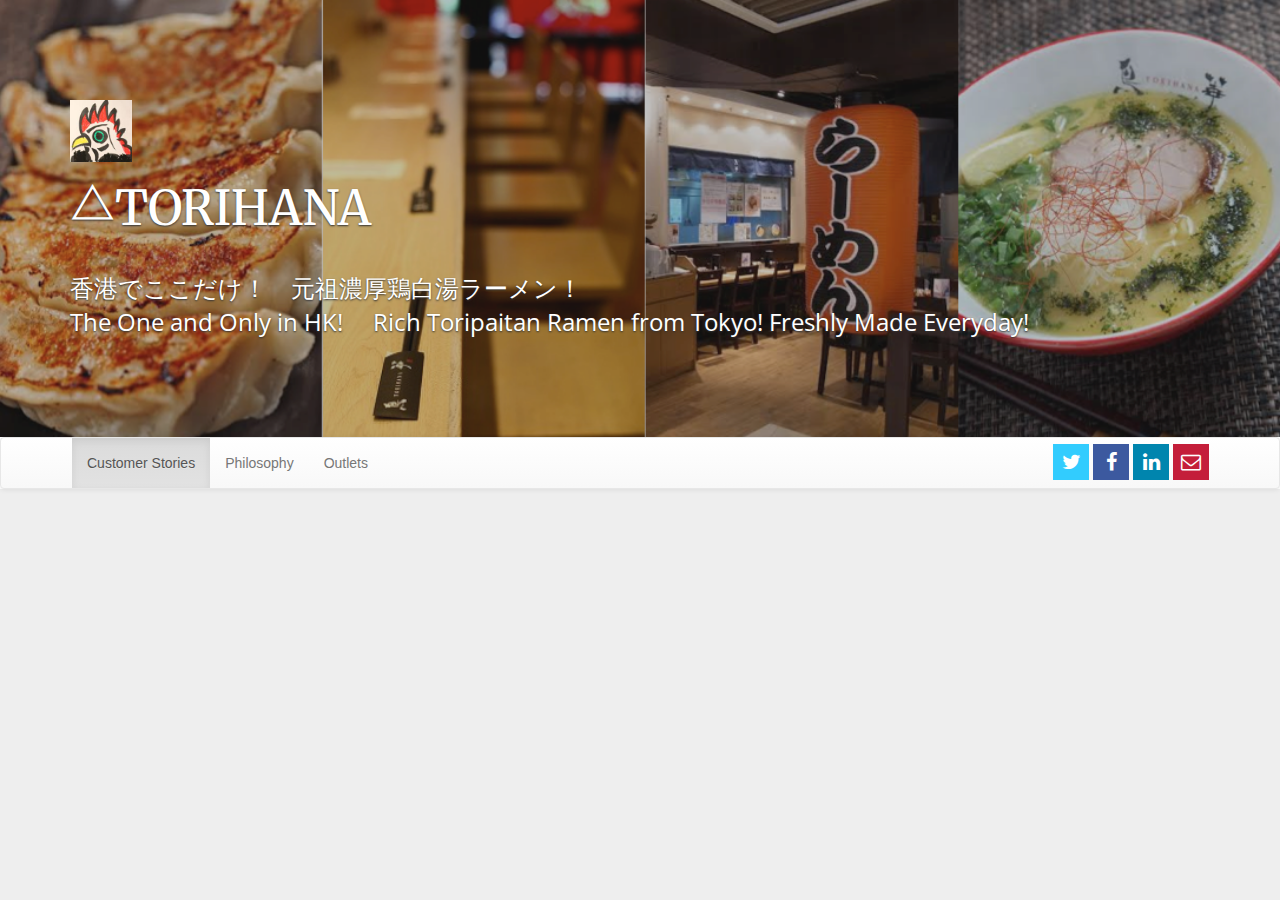
<file: index.html>
<!doctype html>
<!--[if lt IE 7]>      <html class="no-js lt-ie9 lt-ie8 lt-ie7" lang=""> <![endif]-->
<!--[if IE 7]>         <html class="no-js lt-ie9 lt-ie8" lang=""> <![endif]-->
<!--[if IE 8]>         <html class="no-js lt-ie9" lang=""> <![endif]-->
<!--[if gt IE 8]><!--> <html class="no-js" lang=""> <!--<![endif]-->
    <head>
        <meta charset="utf-8">
        <meta http-equiv="X-UA-Compatible" content="IE=edge,chrome=1">
        <title></title>
        <meta name="description" content="">
        <meta name="viewport" content="width=device-width, initial-scale=1">
        <link href='http://fonts.googleapis.com/css?family=Merriweather:400,700' rel='stylesheet' type='text/css'>
        <link rel="stylesheet" href="//maxcdn.bootstrapcdn.com/font-awesome/4.3.0/css/font-awesome.min.css">
        <link href='http://fonts.googleapis.com/css?family=Open+Sans' rel='stylesheet' type='text/css'>
        <link rel="apple-touch-icon" href="apple-touch-icon.png">

        <link rel="stylesheet" href="css/bootstrap.min.css">
        <style>
            body {
                padding-top: 50px;
                padding-bottom: 20px;
            }
        </style>
        <link rel="stylesheet" href="css/bootstrap-theme.min.css">
        <link rel="stylesheet" href="css/main.css">

        <script src="js/vendor/modernizr-2.8.3-respond-1.4.2.min.js"></script>
    </head>
    <body>
        <!--[if lt IE 8]>
            <p class="browserupgrade">You are using an <strong>outdated</strong> browser. Please <a href="http://browsehappy.com/">upgrade your browser</a> to improve your experience.</p>
        <![endif]-->


    <!-- Main jumbotron for a primary marketing message or call to action -->
    <!-- <div class="jumbotron">
      <div class="container">
        <h1>Hello, world!</h1>
        <p>This is a template for a simple marketing or informational website. It includes a large callout called a jumbotron and three supporting pieces of content. Use it as a starting point to create something more unique.</p>
        <p><a class="btn btn-primary btn-lg" href="#" role="button">Learn more &raquo;</a></p>
      </div>
    </div> -->

    <div class="container-full">

        <div class="container" style="padding-left:15px;">
          <img class="logo-img" src="img/tori_logo.jpg" alt="">
          <h1 class="v_title" id="heading">△TORIHANA </h1>
          <p class="v_description" style="margin-bottom:0;">香港でここだけ！　元祖濃厚鶏白湯ラーメン！</p>
          <p class="v_description" style="margin-top:0;">The One and Only in HK!  　Rich Toripaitan Ramen from Tokyo! Freshly Made Everyday!</p>
        </div>

        </div>

        <div class="container-full1 nav1">
          <nav class="navbar navbar-default">
  <div class="container-fluid fluid-nav-cus">
    <!-- Brand and toggle get grouped for better mobile display -->
    <div class="navbar-header">
      <button type="button" class="navbar-toggle collapsed" data-toggle="collapse" data-target="#bs-example-navbar-collapse-1">
        <span class="sr-only">Toggle navigation</span>
        <span class="icon-bar"></span>
        <span class="icon-bar"></span>
        <span class="icon-bar"></span>
      </button>
      <!-- <a class="navbar-brand" href="#">Brand</a> -->
    </div>

    <!-- Collect the nav links, forms, and other content for toggling -->
    <div class="collapse navbar-collapse" id="bs-example-navbar-collapse-1">
      <ul class="nav navbar-nav">
        <li class="active"><a href="/torihana">Customer Stories <span class="sr-only">(current)</span></a></li>
        <li><a href="/torihana/philosophy">Philosophy</a></li>
        <li><a href="/torihana/outlets">Outlets</a></li>

        <div class="v-share">
      <a class="social-icons icon-flat  " href="https://twitter.com/intent/tweet?url=http://cloudaria.io/torihana/" onclick="openPopup(this.href);"><span class="fa fa-twitter"></span></a>

      <a class="social-icons icon-flat" href="//facebook.com/sharer/sharer.php?u=http://cloudaria.io/torihana/" onclick="openPopup(this.href);"><span class="fa fa-facebook"></span></a>

      <a class="social-icons icon-flat" href="http://www.linkedin.com/shareArticle?mini=true&amp;url=http://cloudaria.io/torihana/" onclick="openPopup(this.href);"><span class="fa fa-linkedin"></span></a>

      <a class="social-icons icon-flat" href="mailto:?Subject=Amazing%20Content&Body=http://cloudaria.io/torihana/" onclick="openPopup(this.href);"><span class="fa fa-envelope-o"></span></a>

    </div>

      </ul>


    </div><!-- /.navbar-collapse -->
  </div><!-- /.container-fluid -->
</nav>
        </div>



    <div class="container">

      <!-- Cloudaria embed code starts -->
                <div id="cloudaria-embed" data-type="feed" data-campaign="117"></div>
                <script>
                !function(){function a(){var a=document.createElement("script");a.type="text/javascript",a.async=!0,a.src="//app.cloudaria.io/embed_experience.js";var b=document.getElementsByTagName("script")[0];b.parentNode.insertBefore(a,b)}window.attachEvent?window.attachEvent("onload",a):window.addEventListener("load",a,!1)}();
                </script>
                <!-- Cloudria embed code ends -->

    </div>



            <script src="//ajax.googleapis.com/ajax/libs/jquery/1.11.2/jquery.min.js"></script>
        <script>window.jQuery || document.write('<script src="js/vendor/jquery-1.11.2.min.js"><\/script>')</script>

        <script src="js/vendor/bootstrap.min.js"></script>

        <script type="text/javascript">
        var openPopup = function(href){
          event.preventDefault();
          var windowOptions = 'scrollbars=yes,resizable=yes,toolbar=no,location=yes,centerscreen,width=550,height=420';
          window.open(encodeURI(href),'Share', windowOptions);
        }
        </script>

        <script src="js/main.js"></script>

        <!-- Google Analytics: change UA-XXXXX-X to be your site's ID. -->
        <script>
            (function(b,o,i,l,e,r){b.GoogleAnalyticsObject=l;b[l]||(b[l]=
            function(){(b[l].q=b[l].q||[]).push(arguments)});b[l].l=+new Date;
            e=o.createElement(i);r=o.getElementsByTagName(i)[0];
            e.src='//www.google-analytics.com/analytics.js';
            r.parentNode.insertBefore(e,r)}(window,document,'script','ga'));
            ga('create','UA-XXXXX-X','auto');ga('send','pageview');
        </script>
    </body>
</html>
</file>
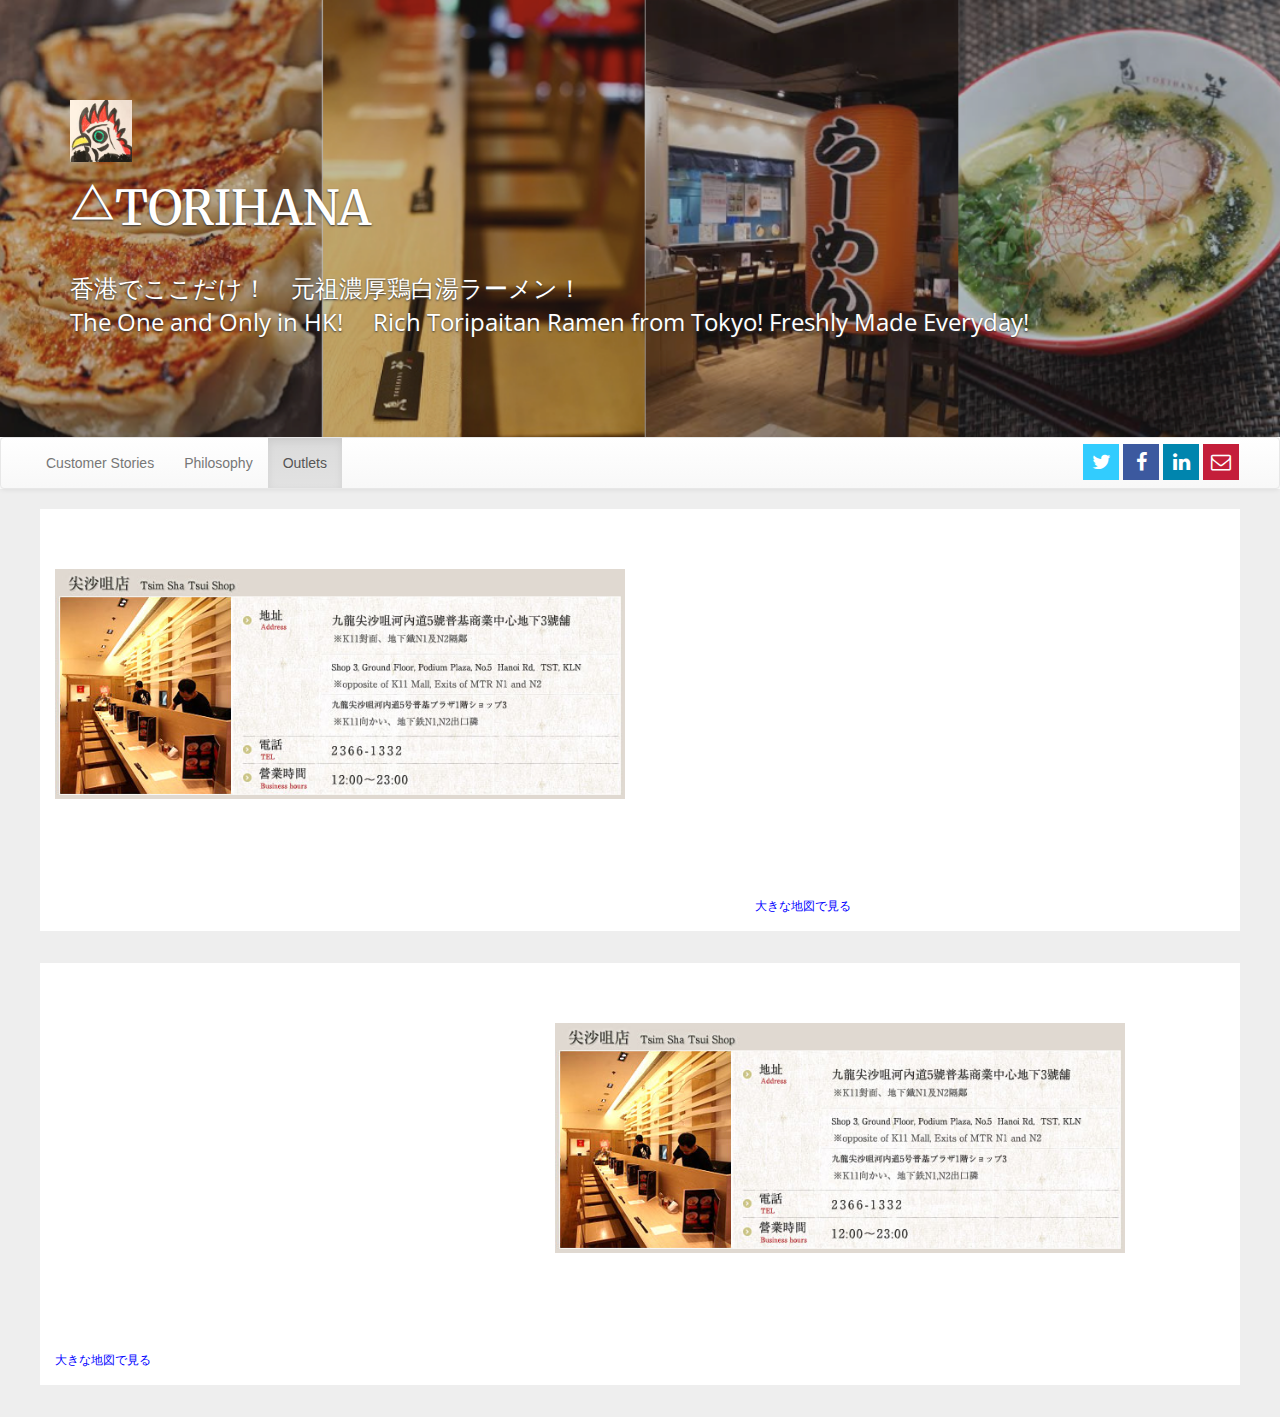
<file: outlets.html>
<!doctype html>
<!--[if lt IE 7]>      <html class="no-js lt-ie9 lt-ie8 lt-ie7" lang=""> <![endif]-->
<!--[if IE 7]>         <html class="no-js lt-ie9 lt-ie8" lang=""> <![endif]-->
<!--[if IE 8]>         <html class="no-js lt-ie9" lang=""> <![endif]-->
<!--[if gt IE 8]><!--> <html class="no-js" lang=""> <!--<![endif]-->
    <head>
        <meta charset="utf-8">
        <meta http-equiv="X-UA-Compatible" content="IE=edge,chrome=1">
        <title></title>
        <meta name="description" content="">
        <meta name="viewport" content="width=device-width, initial-scale=1">
        <link href='http://fonts.googleapis.com/css?family=Merriweather:400,700' rel='stylesheet' type='text/css'>
        <link rel="stylesheet" href="//maxcdn.bootstrapcdn.com/font-awesome/4.3.0/css/font-awesome.min.css">
        <link href='http://fonts.googleapis.com/css?family=Open+Sans' rel='stylesheet' type='text/css'>
        <link rel="apple-touch-icon" href="apple-touch-icon.png">

        <link rel="stylesheet" href="css/bootstrap.min.css">

        <link rel="stylesheet" href="css/bootstrap-theme.min.css">
        <link rel="stylesheet" href="css/main.css">

        <style>

            .v-share {
              position: absolute;
              right: 40px;
              top: 6px;
            }
        </style>

        <script src="js/vendor/modernizr-2.8.3-respond-1.4.2.min.js"></script>
    </head>
    <body>
        <!--[if lt IE 8]>
            <p class="browserupgrade">You are using an <strong>outdated</strong> browser. Please <a href="http://browsehappy.com/">upgrade your browser</a> to improve your experience.</p>
        <![endif]-->


    <!-- Main jumbotron for a primary marketing message or call to action -->
    <!-- <div class="jumbotron">
      <div class="container">
        <h1>Hello, world!</h1>
        <p>This is a template for a simple marketing or informational website. It includes a large callout called a jumbotron and three supporting pieces of content. Use it as a starting point to create something more unique.</p>
        <p><a class="btn btn-primary btn-lg" href="#" role="button">Learn more &raquo;</a></p>
      </div>
    </div> -->

    <div class="container-full">

        <div class="container" style="padding-left:15px;">
          <img class="logo-img" src="img/tori_logo.jpg" alt="">
          <h1 class="v_title" id="heading">△TORIHANA </h1>
          <p class="v_description" style="margin-bottom:0;">香港でここだけ！　元祖濃厚鶏白湯ラーメン！</p>
          <p class="v_description" style="margin-top:0;">The One and Only in HK!  　Rich Toripaitan Ramen from Tokyo! Freshly Made Everyday!</p>
        </div>

        </div>

        <div class="container-full1 nav1">
          <nav class="navbar navbar-default">
  <div class="container-fluid ">
    <!-- Brand and toggle get grouped for better mobile display -->
    <div class="navbar-header">
      <button type="button" class="navbar-toggle collapsed" data-toggle="collapse" data-target="#bs-example-navbar-collapse-1">
        <span class="sr-only">Toggle navigation</span>
        <span class="icon-bar"></span>
        <span class="icon-bar"></span>
        <span class="icon-bar"></span>
      </button>
      <!-- <a class="navbar-brand" href="#">Brand</a> -->
    </div>

    <!-- Collect the nav links, forms, and other content for toggling -->
    <div class="collapse navbar-collapse" id="bs-example-navbar-collapse-1">
      <ul class="nav navbar-nav">
        <li><a href="/torihana">Customer Stories <span class="sr-only">(current)</span></a></li>
        <li><a href="/torihana/philosophy">Philosophy</a></li>
        <li  class="active"><a href="/torihana/outlets">Outlets</a></li>

        <div class="v-share">
      <a class="social-icons icon-flat  " href="https://twitter.com/intent/tweet?url=http://cloudaria.io/torihana/" onclick="openPopup(this.href);"><span class="fa fa-twitter"></span></a>

      <a class="social-icons icon-flat" href="//facebook.com/sharer/sharer.php?u=http://cloudaria.io/torihana/" onclick="openPopup(this.href);"><span class="fa fa-facebook"></span></a>

      <a class="social-icons icon-flat" href="http://www.linkedin.com/shareArticle?mini=true&amp;url=http://cloudaria.io/torihana/" onclick="openPopup(this.href);"><span class="fa fa-linkedin"></span></a>

      <a class="social-icons icon-flat" href="mailto:?Subject=Amazing%20Content&Body=http://cloudaria.io/torihana/" onclick="openPopup(this.href);"><span class="fa fa-envelope-o"></span></a>

    </div>

      </ul>


    </div><!-- /.navbar-collapse -->
  </div><!-- /.container-fluid -->
</nav>
        </div>



    <div class="container">

        <div class="row philosophy-row" >
        <div class="col-md-6 col-xs-12">
                <img class="map-img" style="  margin-top: 44px;" src="img/branch_frame1.jpg">
            </div>
            <div class="col-md-4 col-md-offset-1 col-xs-12">
                <div class="map">
<iframe src="https://www.google.com/maps/embed?pb=!1m14!1m8!1m3!1d230.71765163393!2d114.17430526153083!3d22.297587579891985!3m2!1i1024!2i768!4f13.1!3m3!1m2!1s0x340400ee0572c62b%3A0x105a1f144fae01dd!2sTorihana!5e0!3m2!1sja!2sjp!4v1402044088828" width="400" height="365" frameborder="0" style="border:0"></iframe><br /><small><a href="https://goo.gl/maps/Q8XE4" style="color:#0000FF;text-align:left">大きな地図で見る</a></small></div>
            </div>

        </div>


        <div class="row philosophy-row" >

            <div class="col-md-4 col-xs-12">
                <div class="map"><iframe src="https://www.google.com/maps/embed?pb=!1m14!1m8!1m3!1d1844.4215263933697!2d113.97590001974545!3d22.397273363717673!3m2!1i1024!2i768!4f13.1!3m3!1m2!1s0x3403fb22d8b2c6e1%3A0x7d8012a8520891d!2sTorihana!5e0!3m2!1sja!2sjp!4v1402042924576" width="400" height="365" frameborder="0" style="border:0"></iframe><br /><small><a href="https://goo.gl/maps/LcokL" style="color:#0000FF;text-align:left">大きな地図で見る</a></small></div>
            </div>


            <div class="col-md-6 col-md-offset-1 col-xs-12">
                <img class="map-img" style="  margin-top: 44px;" src="img/branch_frame1.jpg">
            </div>

        </div>

    </div>

    <script type="text/javascript">
        var openPopup = function(href){
          event.preventDefault();
          var windowOptions = 'scrollbars=yes,resizable=yes,toolbar=no,location=yes,centerscreen,width=550,height=420';
          window.open(encodeURI(href),'Share', windowOptions);
        }
        </script>



            <script src="//ajax.googleapis.com/ajax/libs/jquery/1.11.2/jquery.min.js"></script>
        <script>window.jQuery || document.write('<script src="js/vendor/jquery-1.11.2.min.js"><\/script>')</script>

        <script src="js/vendor/bootstrap.min.js"></script>

        <script src="js/main.js"></script>

        <!-- Google Analytics: change UA-XXXXX-X to be your site's ID. -->
        <script>
            (function(b,o,i,l,e,r){b.GoogleAnalyticsObject=l;b[l]||(b[l]=
            function(){(b[l].q=b[l].q||[]).push(arguments)});b[l].l=+new Date;
            e=o.createElement(i);r=o.getElementsByTagName(i)[0];
            e.src='//www.google-analytics.com/analytics.js';
            r.parentNode.insertBefore(e,r)}(window,document,'script','ga'));
            ga('create','UA-XXXXX-X','auto');ga('send','pageview');
        </script>
    </body>
</html>
</file>
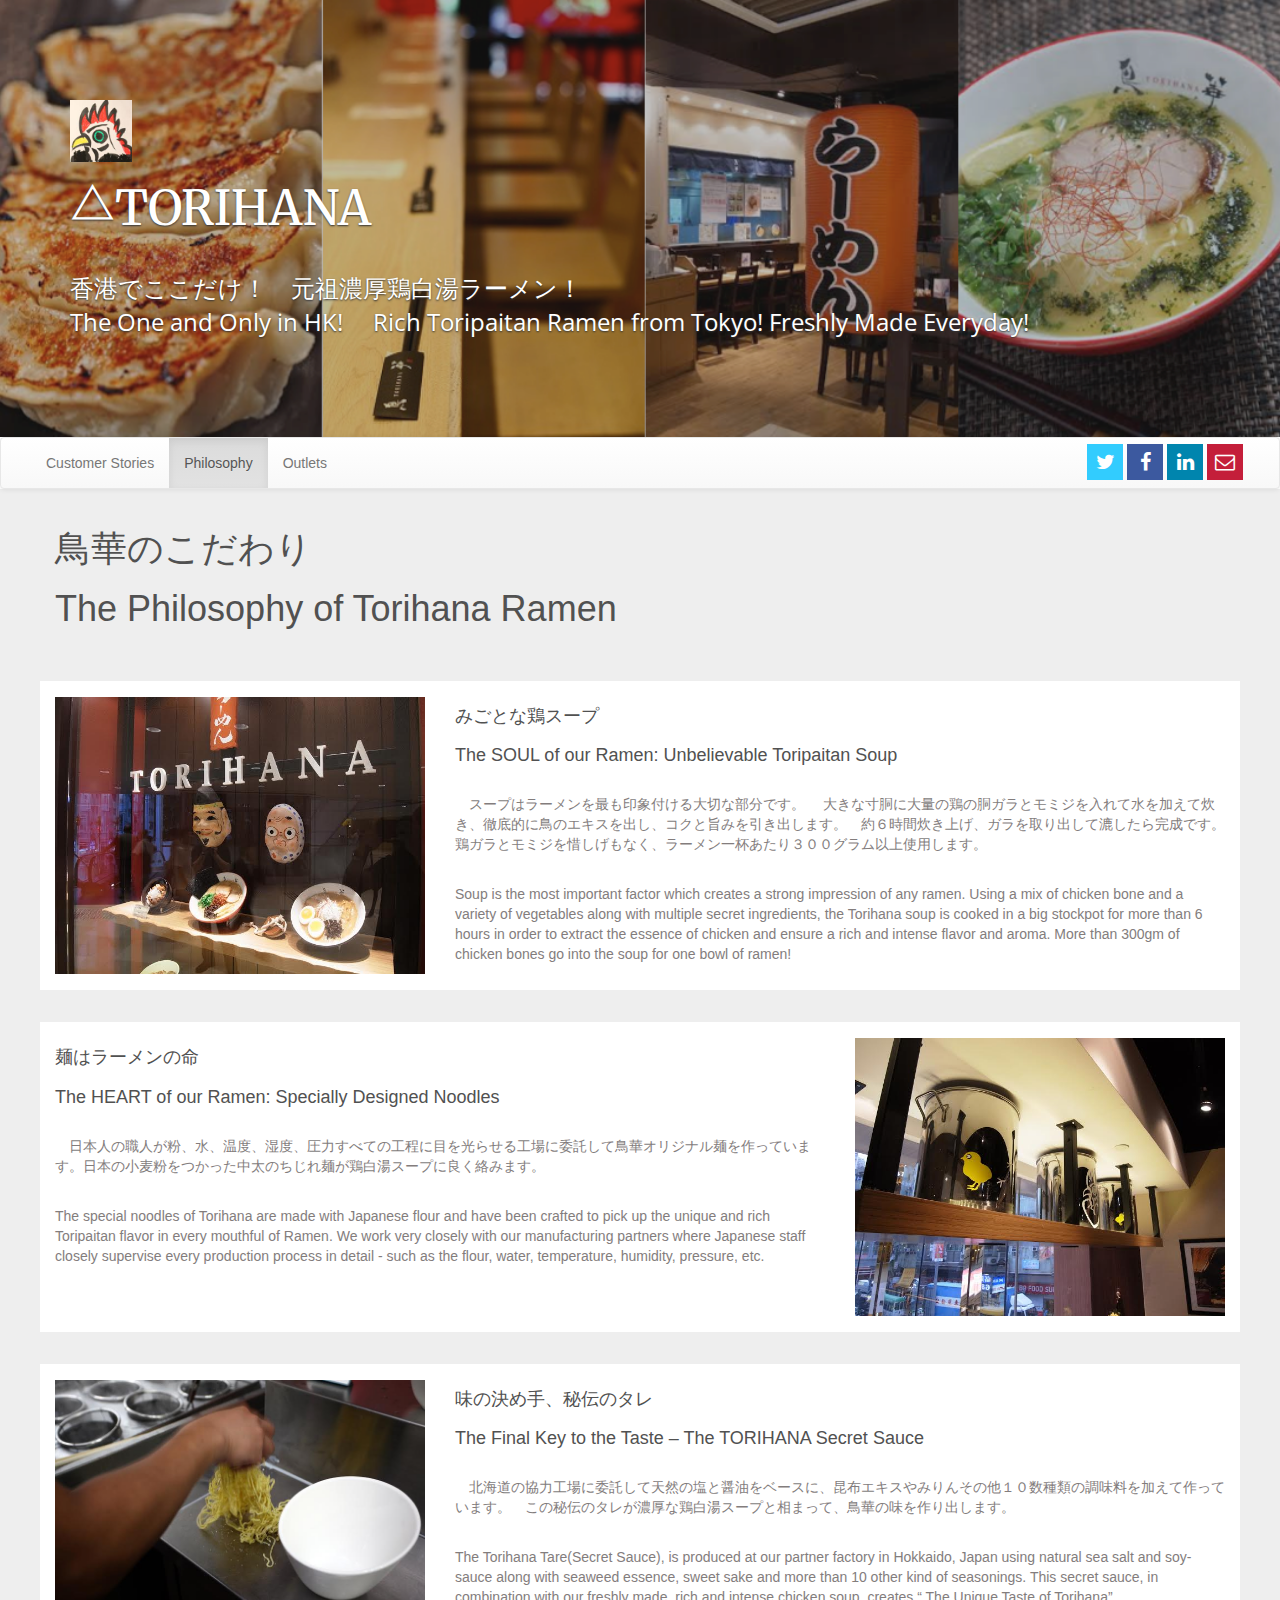
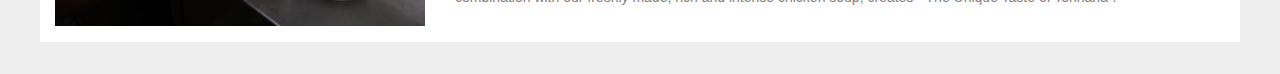
<file: philosophy.html>
<!doctype html>
<!--[if lt IE 7]>      <html class="no-js lt-ie9 lt-ie8 lt-ie7" lang=""> <![endif]-->
<!--[if IE 7]>         <html class="no-js lt-ie9 lt-ie8" lang=""> <![endif]-->
<!--[if IE 8]>         <html class="no-js lt-ie9" lang=""> <![endif]-->
<!--[if gt IE 8]><!--> <html class="no-js" lang=""> <!--<![endif]-->
    <head>
        <meta charset="utf-8">
        <meta http-equiv="X-UA-Compatible" content="IE=edge,chrome=1">
        <title></title>
        <meta name="description" content="">
        <meta name="viewport" content="width=device-width, initial-scale=1">
        <link href='http://fonts.googleapis.com/css?family=Merriweather:400,700' rel='stylesheet' type='text/css'>
        <link rel="stylesheet" href="//maxcdn.bootstrapcdn.com/font-awesome/4.3.0/css/font-awesome.min.css">
        <link href='http://fonts.googleapis.com/css?family=Open+Sans' rel='stylesheet' type='text/css'>
        <link rel="apple-touch-icon" href="apple-touch-icon.png">

        <link rel="stylesheet" href="css/bootstrap.min.css">

        <link rel="stylesheet" href="css/bootstrap-theme.min.css">
        <link rel="stylesheet" href="css/main.css">

        <style>

            .v-share {
              position: absolute;
              right: 36px;
              top: 6px;
            }
        </style>

        <script src="js/vendor/modernizr-2.8.3-respond-1.4.2.min.js"></script>
    </head>
    <body>
        <!--[if lt IE 8]>
            <p class="browserupgrade">You are using an <strong>outdated</strong> browser. Please <a href="http://browsehappy.com/">upgrade your browser</a> to improve your experience.</p>
        <![endif]-->


    <!-- Main jumbotron for a primary marketing message or call to action -->


    <div class="container-full">

        <div class="container" style="padding-left:15px;">
          <img class="logo-img" src="img/tori_logo.jpg" alt="">
          <h1 class="v_title" id="heading">△TORIHANA </h1>
          <p class="v_description" style="margin-bottom:0;">香港でここだけ！　元祖濃厚鶏白湯ラーメン！</p>
          <p class="v_description" style="margin-top:0;">The One and Only in HK!  　Rich Toripaitan Ramen from Tokyo! Freshly Made Everyday!</p>
        </div>

        </div>

        <div class="container-full1 nav1">
          <nav class="navbar navbar-default">
  <div class="container-fluid ">
    <!-- Brand and toggle get grouped for better mobile display -->
    <div class="navbar-header">
      <button type="button" class="navbar-toggle collapsed" data-toggle="collapse" data-target="#bs-example-navbar-collapse-1">
        <span class="sr-only">Toggle navigation</span>
        <span class="icon-bar"></span>
        <span class="icon-bar"></span>
        <span class="icon-bar"></span>
      </button>
      <!-- <a class="navbar-brand" href="#">Brand</a> -->
    </div>

    <!-- Collect the nav links, forms, and other content for toggling -->
    <div class="collapse navbar-collapse" id="bs-example-navbar-collapse-1">
      <ul class="nav navbar-nav">
        <li><a href="/torihana">Customer Stories <span class="sr-only">(current)</span></a></li>
        <li class="active" href="/torihana/philosophy"><a href="#">Philosophy</a></li>
        <li><a href="/torihana/outlets">Outlets</a></li>

        <div class="v-share">
      <a class="social-icons icon-flat  " href="https://twitter.com/intent/tweet?url=http://cloudaria.io/torihana/" onclick="openPopup(this.href);"><span class="fa fa-twitter"></span></a>

      <a class="social-icons icon-flat" href="//facebook.com/sharer/sharer.php?u=http://cloudaria.io/torihana/" onclick="openPopup(this.href);"><span class="fa fa-facebook"></span></a>

      <a class="social-icons icon-flat" href="http://www.linkedin.com/shareArticle?mini=true&amp;url=http://cloudaria.io/torihana/" onclick="openPopup(this.href);"><span class="fa fa-linkedin"></span></a>

      <a class="social-icons icon-flat" href="mailto:?Subject=Amazing%20Content&Body=http://cloudaria.io/torihana/" onclick="openPopup(this.href);"><span class="fa fa-envelope-o"></span></a>

    </div>

      </ul>


    </div><!-- /.navbar-collapse -->
  </div><!-- /.container-fluid -->
</nav>
        </div>



    <div class="container">

    <div class="row" style="margin-bottom:42px;">
        <div class="col-md-12">
            <h1 class="header-rest">鳥華のこだわり</h1>
            <h1 class="header-rest">The Philosophy of Torihana Ramen</h1>
        </div>
    </div>

    <div class="row philosophy-row">
        <div class="col-md-4"><img class="side-img" src="img/torihana_1.jpg"></div>
        <div class="col-md-8">
           <h4 class="header-rest head-space"> みごとな鶏スープ <br><br> The SOUL of our Ramen:  Unbelievable Toripaitan Soup　</h4>
<p style="color:#837D7D">　スープはラーメンを最も印象付ける大切な部分です。
　大きな寸胴に大量の鶏の胴ガラとモミジを入れて水を加えて炊き、徹底的に鳥のエキスを出し、コクと旨みを引き出します。　約６時間炊き上げ、ガラを取り出して漉したら完成です。　鶏ガラとモミジを惜しげもなく、ラーメン一杯あたり３００グラム以上使用します。</p><br><p style="color:#837D7D">
  Soup is the most important factor which creates a strong impression of any ramen.
  Using a mix of chicken bone and a variety of vegetables along with multiple secret ingredients, the Torihana soup is cooked in a big stockpot for more than 6 hours in order to extract the essence of chicken and ensure a rich and intense flavor and aroma.
  More than 300gm of chicken bones go into the soup for one bowl of ramen!

        </p> </div>
    </div>

    <div class="row philosophy-row">
        <div class="col-md-8">
           <h4 class="header-rest head-space"> 麺はラーメンの命 <br><br> The HEART of our Ramen: Specially Designed Noodles 　</h4>
<p style="color:#837D7D">　日本人の職人が粉、水、温度、湿度、圧力すべての工程に目を光らせる工場に委託して鳥華オリジナル麺を作っています。日本の小麦粉をつかった中太のちじれ麺が鶏白湯スープに良く絡みます。
</p><br><p style="color:#837D7D">
  The special noodles of Torihana are made with Japanese flour and have been crafted to pick up the unique and rich Toripaitan flavor in every mouthful of Ramen. We work very closely with our manufacturing partners where Japanese staff closely supervise every production process in detail - such as the flour, water, temperature, humidity, pressure, etc.

        </p> </div>
        <div class="col-md-4"><img class="side-img" src="img/torihana_2.jpg"></div>

    </div>



<div class="row philosophy-row">
        <div class="col-md-4"><img class="side-img" src="img/torihana_3.jpg"></div>
        <div class="col-md-8">
           <h4 class="header-rest head-space"> 味の決め手、秘伝のタレ <br><br> The Final Key to the Taste – The TORIHANA Secret Sauce　</h4>
<p style="color:#837D7D">　北海道の協力工場に委託して天然の塩と醤油をベースに、昆布エキスやみりんその他１０数種類の調味料を加えて作っています。　この秘伝のタレが濃厚な鶏白湯スープと相まって、鳥華の味を作り出します。</p><br><p style="color:#837D7D">
The  Torihana Tare(Secret Sauce), is produced at our partner factory in Hokkaido, Japan using natural sea salt and soy-sauce along with seaweed essence, sweet sake and more than 10 other kind of seasonings. This secret sauce, in combination with our freshly made, rich and intense chicken soup, creates “ The Unique Taste of Torihana”.


        </p> </div>
    </div>




    </div>

    <script type="text/javascript">
        var openPopup = function(href){
          event.preventDefault();
          var windowOptions = 'scrollbars=yes,resizable=yes,toolbar=no,location=yes,centerscreen,width=550,height=420';
          window.open(encodeURI(href),'Share', windowOptions);
        }
        </script>



            <script src="//ajax.googleapis.com/ajax/libs/jquery/1.11.2/jquery.min.js"></script>
        <script>window.jQuery || document.write('<script src="js/vendor/jquery-1.11.2.min.js"><\/script>')</script>

        <script src="js/vendor/bootstrap.min.js"></script>

        <script src="js/main.js"></script>

        <!-- Google Analytics: change UA-XXXXX-X to be your site's ID. -->
        <script>
            (function(b,o,i,l,e,r){b.GoogleAnalyticsObject=l;b[l]||(b[l]=
            function(){(b[l].q=b[l].q||[]).push(arguments)});b[l].l=+new Date;
            e=o.createElement(i);r=o.getElementsByTagName(i)[0];
            e.src='//www.google-analytics.com/analytics.js';
            r.parentNode.insertBefore(e,r)}(window,document,'script','ga'));
            ga('create','UA-XXXXX-X','auto');ga('send','pageview');
        </script>
    </body>
</html>
</file>
<file: css/main.css>
/* ==========================================================================
   Author's custom styles
   ========================================================================== */

   body{
   	background: #eee;
   	padding-top: 0;
   }

   .container{

   	padding-left: 0;
   	padding-right: 0;
   }

   .container-full {
	  margin: 0 auto;
	  width: 100%;
	  background-image: url(../img/torihana_cover.png?1426485854) !important;
  	  background-repeat: no-repeat;
  	  background-size: cover;
  	  min-height: 250px;
  	  padding: 100px 0 0;

	}

	.v_title, .v_description {
	  color: #fff;
	  text-shadow: 0px 1px 2px #333;
	}

	.v_title{
		font-size: 48px;
		font-family: "Merriweather" !important;
	}

	.v_description{
		  font-size: 24px;
  margin-top: 36px;
  margin-bottom: 98px;
    font-family: "Open Sans" !important;
	}

	.logo-img{
		width: 62px;
	}

	.container-full1.nav1{
		width: 100%;
	background: white;
	}

	@media (min-width: 1200px) {
    .fluid-nav-cus{
		padding-left: 56px;
	}
  }

  @media (min-width: 450px) {
    .map-img{
    	width: 100%;
    }
  }

  .header-rest{
  	color: #515151;
  }

  .side-img{
  	width: 100%;
  }

  .philosophy-row{
  	  padding-top: 16px;
  padding-bottom: 16px;
  background: white;
  margin-bottom: 32px;
  }

  .head-space{
  	margin-bottom: 28px;
  }




  .list-unstyled {
  padding-left: 0;
  list-style: none;
}
.list-inline li {
  display: inline-block;
  padding-right: 5px;
  padding-left: 5px;
  margin-bottom: 10px;
}
/*---- Genral classes end -------*/

/*Change icons size here*/
.social-icons .fa {
  font-size: 1.8em;
}
/*Change icons circle size and color here*/
.social-icons .fa {
  width: 36px;
  font-size: 20px;
  height: 36px;
  line-height: 36px;
  text-align: center;
  color: #FFF;

  /*-webkit-transition: all 0.3s ease-in-out;
  -moz-transition: all 0.3s ease-in-out;
  -ms-transition: all 0.3s ease-in-out;
  -o-transition: all 0.3s ease-in-out;
  transition: all 0.3s ease-in-out;*/
}

.social-icons.icon-circle .fa{
  border-radius: 50%;
}
.social-icons.icon-rounded .fa{
  border-radius:5px;
}
.social-icons.icon-flat .fa{
  border-radius: 0;
}

.social-icons .fa:hover, .social-icons .fa:active {

  color: #FFF;
  color: rgba(255, 255, 255, 0.8);
  /*-webkit-box-shadow: 1px 1px 3px #333;
  -moz-box-shadow: 1px 1px 3px #333;
  box-shadow: 1px 1px 3px #333;*/
}
/*.social-icons.icon-zoom .fa:hover, .social-icons.icon-zoom .fa:active {
  -webkit-transform: scale(1.1);
  -moz-transform: scale(1.1);
  -ms-transform: scale(1.1);
  -o-transform: scale(1.1);
  transform: scale(1.1);
}*/
.social-icons.icon-rotate .fa:hover, .social-icons.icon-rotate .fa:active {
  -webkit-transform: scale(1.1) rotate(360deg);
  -moz-transform: scale(1.1) rotate(360deg);
  -ms-transform: scale(1.1) rotate(360deg);
  -o-transform: scale(1.1) rotate(360deg);
  transform: scale(1.1) rotate(360deg);
}

.social-icons .fa-adn{background-color:#504e54;}
.social-icons .fa-apple{background-color:#aeb5c5;}
.social-icons .fa-android{background-color:#A5C63B;}
.social-icons .fa-bitbucket,.social-icons .fa-bitbucket-square{background-color:#003366;}
.social-icons .fa-bitcoin,.social-icons .fa-btc{background-color:#F7931A;}
.social-icons .fa-css3{background-color:#1572B7;}
.social-icons .fa-dribbble{background-color:#F46899;}
.social-icons .fa-dropbox{background-color:#018BD3;}
.social-icons .fa-facebook,.social-icons .fa-facebook-square{background-color:#3C599F;}
.social-icons .fa-envelope-o{background-color:#C41E3A;}
.social-icons .fa-flickr{background-color:#FF0084;}
.social-icons .fa-foursquare{background-color:#0086BE;}
.social-icons .fa-github,.social-icons .fa-github-alt,.social-icons .fa-github-square{background-color:#070709;}
.social-icons .fa-google-plus,.social-icons .fa-google-plus-square{background-color:#CF3D2E;}
.social-icons .fa-html5{background-color:#E54D26;}
.social-icons .fa-instagram{background-color:#A1755C;}
.social-icons .fa-linkedin,.social-icons .fa-linkedin-square{background-color:#0085AE;}
.social-icons .fa-linux{background-color:#FBC002;color:#333;}
.social-icons .fa-maxcdn{background-color:#F6AE1C;}
.social-icons .fa-pagelines{background-color:#241E20;color:#3984EA;}
.social-icons .fa-pinterest,.social-icons .fa-pinterest-square{background-color:#CC2127;}
.social-icons .fa-renren{background-color:#025DAC;}
.social-icons .fa-skype{background-color:#01AEF2;}
.social-icons .fa-stack-exchange{background-color:#245590;}
.social-icons .fa-stack-overflow{background-color:#FF7300;}
.social-icons .fa-trello{background-color:#265A7F;}
.social-icons .fa-tumblr,.social-icons .fa-tumblr-square{background-color:#314E6C;}
.social-icons .fa-twitter,.social-icons .fa-twitter-square{background-color:#32CCFE;}
.social-icons .fa-vimeo-square{background-color:#229ACC;}
.social-icons .fa-vk{background-color:#375474;}
.social-icons .fa-weibo{background-color:#D72B2B;}
.social-icons .fa-windows{background-color:#12B6F3;}
.social-icons .fa-xing,.social-icons .fa-xing-square{background-color:#00555C;}
.social-icons .fa-youtube,.social-icons .fa-youtube-play,.social-icons .fa-youtube-square{background-color:#C52F30;}


.v-share{
  position: absolute;
  right: 70px;
  top: 6px;
}
</file>
